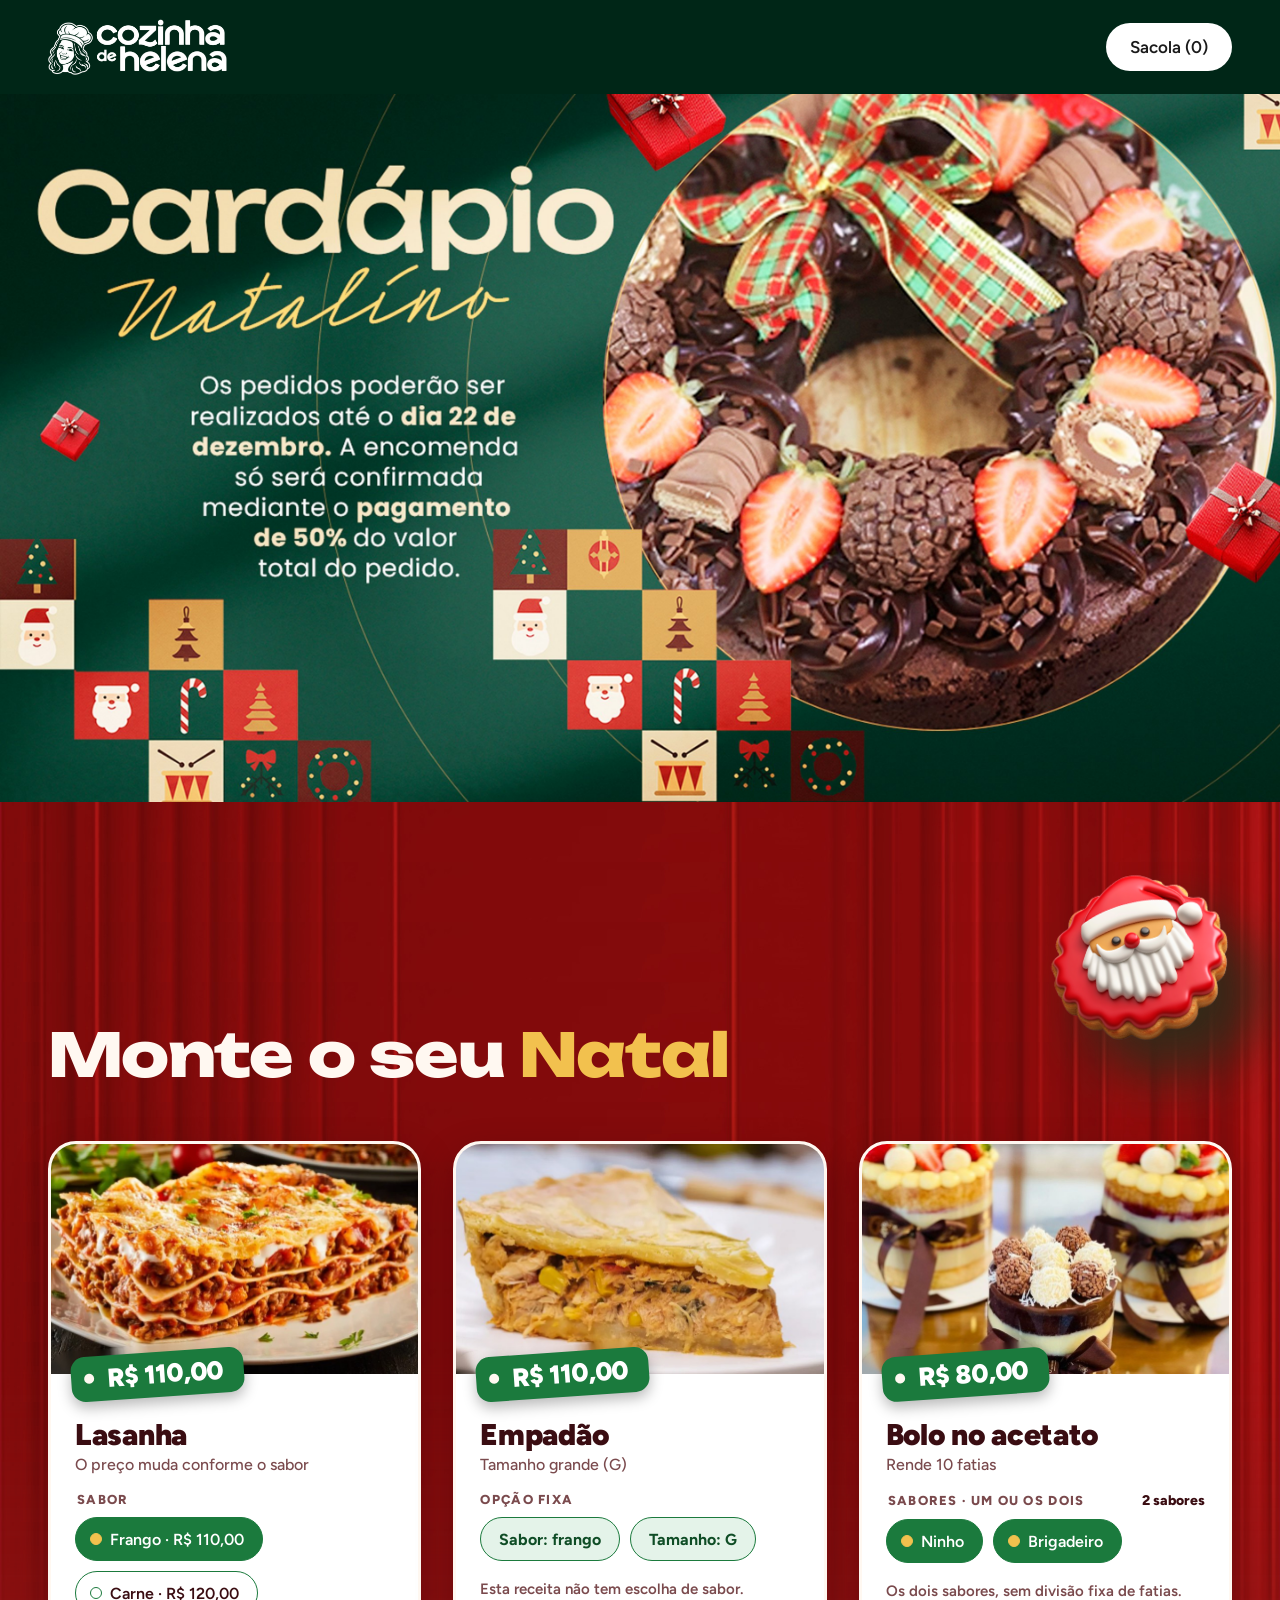
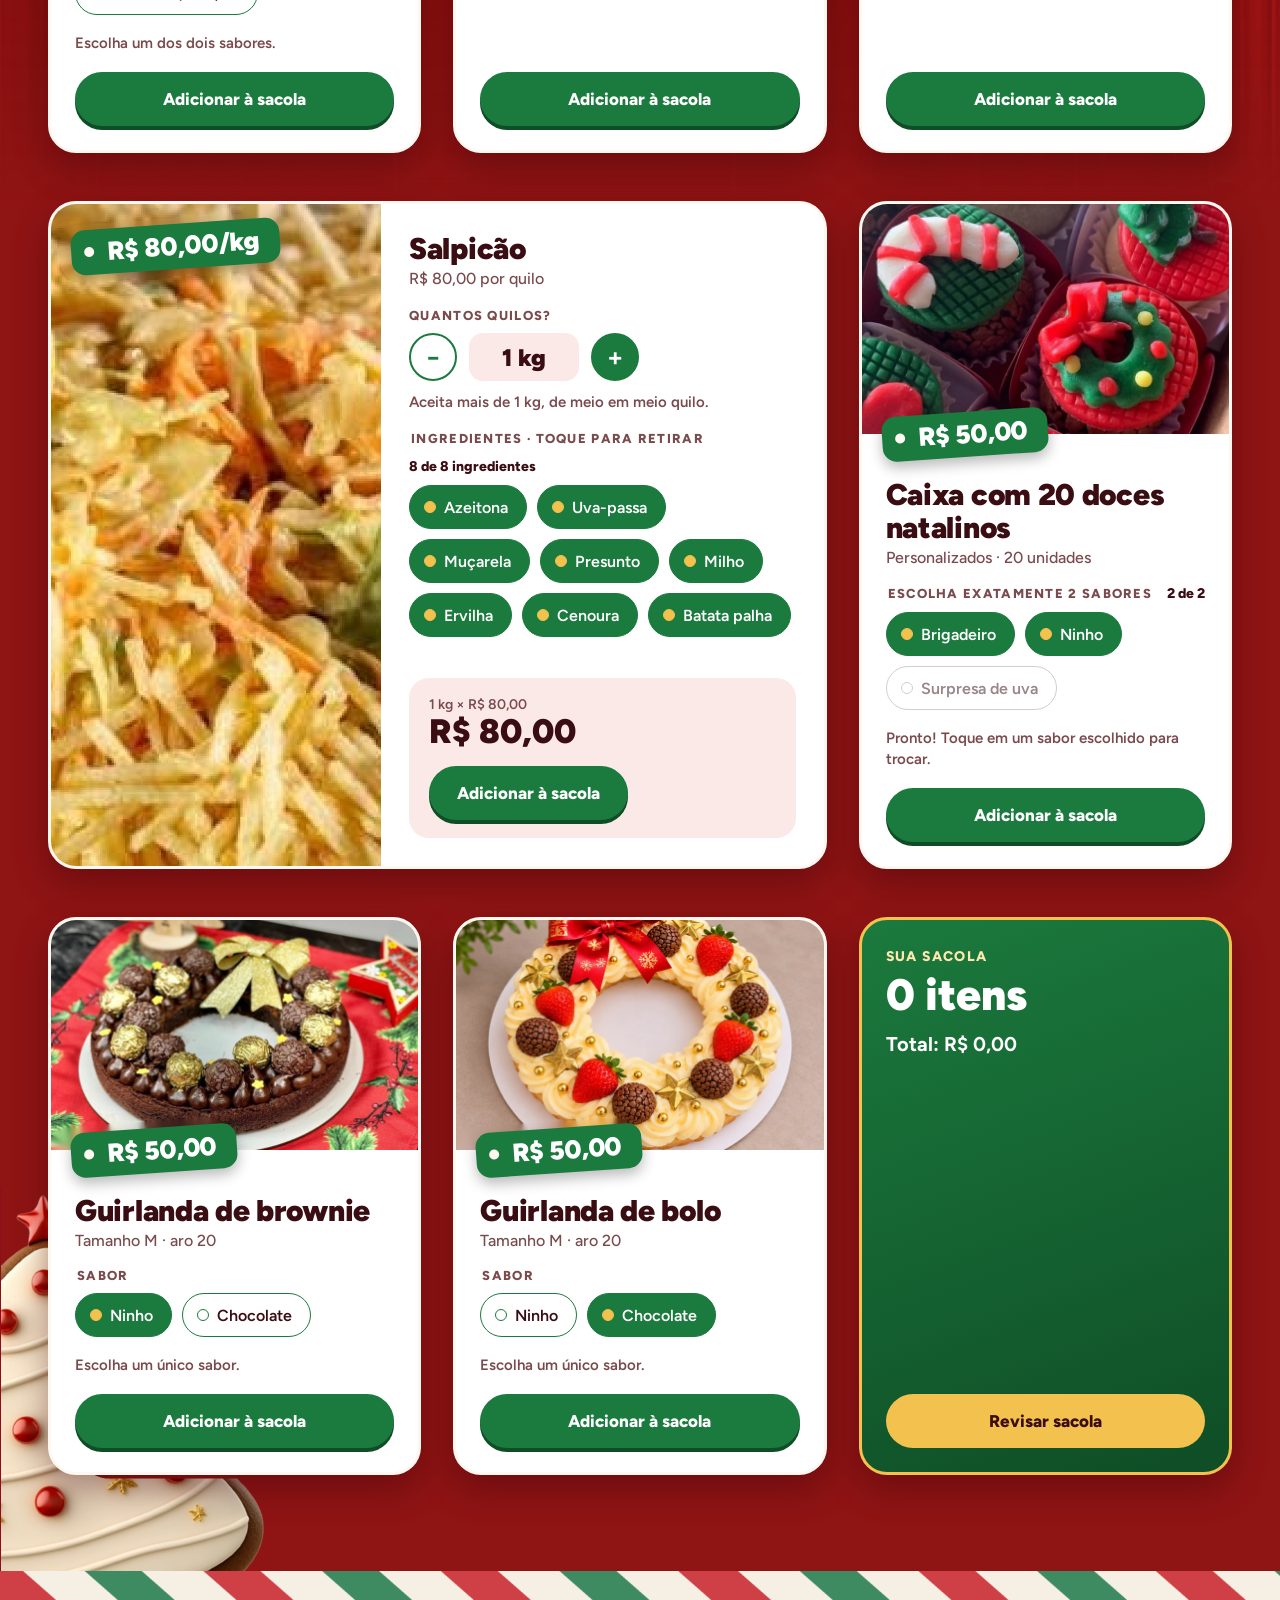
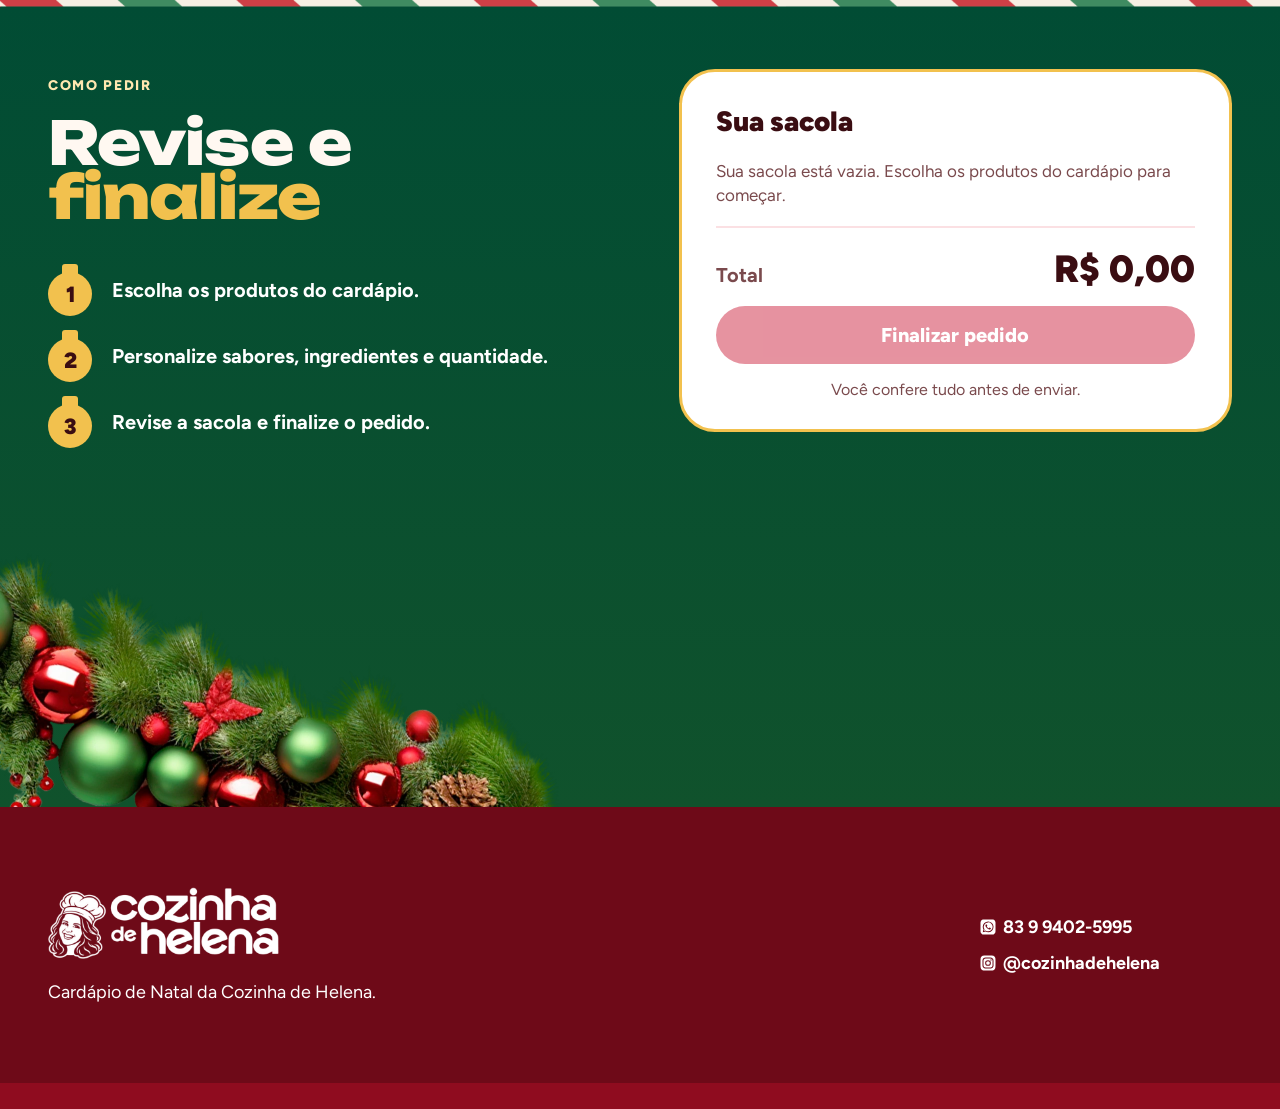
<file: index.html>
<!doctype html>
<html lang="pt-BR">
<head>
<meta charset="utf-8">
<meta name="viewport" content="width=device-width, initial-scale=1">
<title>Cardápio de Natal – Cozinha de Helena</title>
<meta name="description" content="Cardápio de Natal da Cozinha de Helena. Escolha os sabores, monte a sacola e envie o pedido pelo WhatsApp.">
<meta name="theme-color" content="#002617">
<meta property="og:title" content="Cardápio de Natal – Cozinha de Helena">
<meta property="og:description" content="Lasanha, empadão, salpicão, bolo, doces e guirlandas. Monte o seu pedido e envie pelo WhatsApp.">
<meta property="og:image" content="img/hero.jpg">
<link rel="icon" type="image/png" href="favicon.png">
<link rel="preload" href="fonts/unbounded-latin-800-normal.woff2" as="font" type="font/woff2" crossorigin>
<link rel="stylesheet" href="style.css?v=2">
</head>
<body>

<header class="topo">
  <a href="#topo" class="topo__logo" aria-label="Cozinha de Helena, voltar ao início">
    <img src="img/logo.png" alt="Cozinha de Helena" width="179" height="56">
  </a>
  <a href="#sacola" class="topo__sacola" id="btn-sacola-topo">Sacola (<span data-contagem>0</span>)</a>
</header>

<main id="topo">

  <section class="hero" aria-labelledby="titulo-hero">
    <h1 id="titulo-hero" class="sr-only">Cardápio Natalino – Cozinha de Helena</h1>
    <img src="img/hero.jpg" width="1440" height="797"
         alt="Cardápio Natalino">
    <p class="hero__nota">Os pedidos poderão ser realizados até o <b>dia 22 de dezembro</b>. A encomenda só será confirmada mediante o <b>pagamento de 50%</b> do valor total do pedido.</p>
  </section>

  <section class="menu" id="cardapio" aria-labelledby="titulo-menu">
    <div class="menu__cortina" aria-hidden="true"></div>
    <div class="menu__interno">
      <img class="menu__papainoel" src="img/papai-noel.png" alt="" width="318" height="376">
      <img class="menu__arvore" src="img/biscoito-arvore.png" alt="" width="300" height="383">
      <h2 id="titulo-menu">Monte o seu <span>Natal</span></h2>
      <div class="grade" id="grade-produtos"></div>
    </div>
    <div class="menu__listra" aria-hidden="true"></div>
  </section>

  <section class="pedir" id="sacola" aria-labelledby="titulo-pedir">
    <div class="pedir__interno">
      <div class="pedir__texto">
        <span class="kicker">Como pedir</span>
        <h2 id="titulo-pedir">Revise e <span>finalize</span></h2>
        <ol class="passos">
          <li><span class="bola" aria-hidden="true">1</span>Escolha os produtos do cardápio.</li>
          <li><span class="bola" aria-hidden="true">2</span>Personalize sabores, ingredientes e quantidade.</li>
          <li><span class="bola" aria-hidden="true">3</span>Revise a sacola e finalize o pedido.</li>
        </ol>
      </div>
      <div class="sacola" aria-labelledby="titulo-sacola">
        <h3 id="titulo-sacola">Sua sacola</h3>
        <ul class="sacola__lista" id="lista-sacola"></ul>
        <p class="sacola__vazia" id="sacola-vazia">Sua sacola está vazia. Escolha os produtos do cardápio para começar.</p>
        <div class="sacola__total">
          <span>Total</span>
          <strong id="total-sacola">R$ 0,00</strong>
        </div>
        <button type="button" class="btn-finalizar" id="btn-finalizar">Finalizar pedido</button>
        <p class="sacola__aviso">Você confere tudo antes de enviar.</p>
      </div>
    </div>
    <img class="pedir__guirlanda" src="img/guirlanda.webp" alt="" width="629" height="295">
  </section>

</main>

<footer class="rodape">
  <div class="rodape__interno">
    <div class="rodape__marca">
      <img src="img/logo.png" alt="Cozinha de Helena" width="230" height="72">
      <p>Cardápio de Natal da Cozinha de Helena.</p>
    </div>
    <div class="rodape__contatos">
      <a href="https://wa.me/5583994025995" target="_blank" rel="noopener"><img src="img/whatsapp.svg" alt="" width="18" height="18">83 9 9402-5995</a>
      <a href="https://www.instagram.com/cozinhadehelena/" target="_blank" rel="noopener"><img src="img/instagram.svg" alt="" width="18" height="18">@cozinhadehelena</a>
    </div>
  </div>
  <div class="rodape__faixa" aria-hidden="true"></div>
</footer>

<dialog id="dialogo-pedido" aria-labelledby="titulo-dialogo">
  <form method="dialog" id="form-pedido" novalidate>
    <h2 id="titulo-dialogo">Finalizar pedido</h2>
    <p class="dialogo__intro">Informe seus dados e confira o pedido. Ele será enviado para o WhatsApp da Cozinha de Helena.</p>

    <div class="campo">
      <label for="cliente-nome">Seu nome</label>
      <input id="cliente-nome" name="nome" type="text" autocomplete="name" placeholder="Nome e sobrenome" required>
      <span class="campo__erro" id="erro-nome" role="alert"></span>
    </div>
    <div class="campo">
      <label for="cliente-telefone">Seu telefone (com DDD)</label>
      <input id="cliente-telefone" name="telefone" type="tel" inputmode="tel" autocomplete="tel" placeholder="(83) 99999-9999" required>
      <span class="campo__erro" id="erro-telefone" role="alert"></span>
    </div>

    <div class="resumo">
      <h3>Resumo do pedido <span id="resumo-qtd"></span></h3>
      <ul id="resumo-lista"></ul>
      <div class="resumo__total"><span>Total</span><strong id="resumo-total"></strong></div>
    </div>

    <p class="dialogo__nota">Os pedidos podem ser feitos até o dia 22 de dezembro. A encomenda só é confirmada mediante o pagamento de 50% do valor total do pedido.</p>

    <div class="dialogo__acoes">
      <button type="button" class="btn-voltar" id="btn-voltar">Voltar</button>
      <button type="submit" class="btn-enviar" id="btn-enviar">Enviar pedido pelo WhatsApp</button>
    </div>
  </form>
</dialog>

<div class="aviso" id="aviso" role="status" aria-live="polite"></div>

<script src="app.js?v=2"></script>
</body>
</html>
</file>
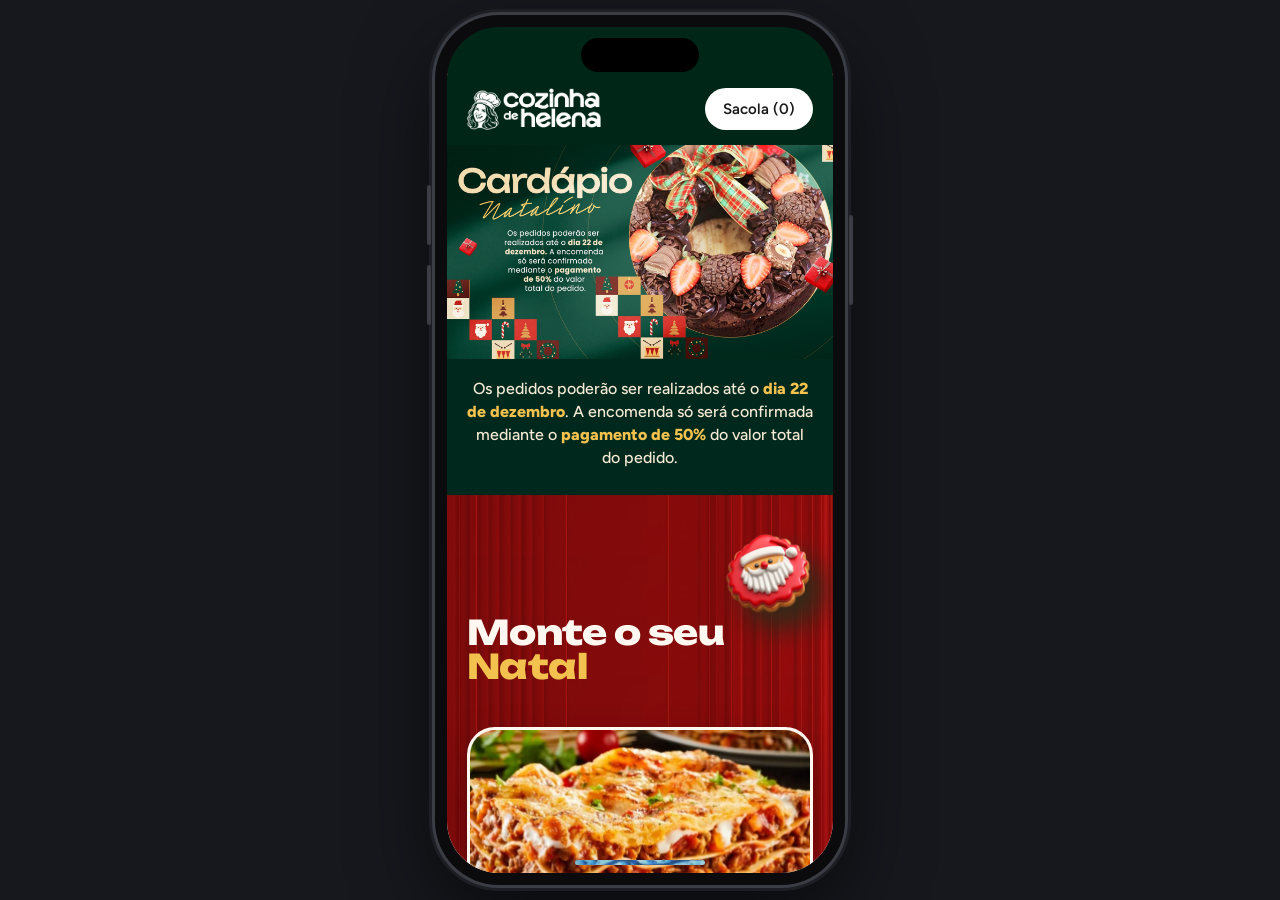
<file: celular.html>
<!DOCTYPE html>
<html lang="pt-BR">
<head>
<meta charset="utf-8">
<title>Cardápio de Natal – Cozinha de Helena (visão no celular)</title>
<meta name="viewport" content="width=device-width,initial-scale=1">
<style>
  html,body{margin:0;height:100%;background:#16181d;overflow:hidden}
  body{display:flex;align-items:center;justify-content:center}
  .escala{width:440px;height:900px;transform-origin:center center;flex:none}
  .celular{position:relative;width:410px;height:870px;margin:15px 15px;border-radius:64px;background:#0b0b0d;
    padding:12px;box-sizing:border-box;box-shadow:0 0 0 3px #3a3d44,0 0 0 6px #1d1f24,0 30px 80px rgba(0,0,0,.6)}
  .celular::before,.celular::after{content:"";position:absolute;width:4px;background:#3a3d44;border-radius:2px}
  .celular::before{left:-8px;top:170px;height:60px;box-shadow:0 80px 0 #3a3d44}
  .celular::after{right:-8px;top:200px;height:90px}
  .tela{position:relative;width:100%;height:100%;border-radius:52px;overflow:hidden;background:#fff}
  .tela{background:#002617}
  .ilha{position:absolute;z-index:3;top:11px;left:50%;transform:translateX(-50%);width:118px;height:34px;border-radius:20px;background:#000}
  iframe{position:absolute;left:0;right:0;bottom:0;top:46px;width:100%;height:calc(100% - 46px);border:0;background:#fff}
  .barra{position:absolute;z-index:3;bottom:8px;left:50%;transform:translateX(-50%);width:130px;height:5px;border-radius:3px;background:rgba(255,255,255,.85);mix-blend-mode:difference}
</style>
</head>
<body>
<div class="escala" id="escala">
  <div class="celular">
    <div class="tela">
      <div class="ilha"></div>
      <iframe src="https://analaurataveira.github.io/cardapio-natal-cozinha-helena/" title="Cardápio de Natal"></iframe>
      <div class="barra"></div>
    </div>
  </div>
</div>
<script>
  function ajustar(){
    var e=document.getElementById('escala');
    var s=Math.min(window.innerHeight/900, window.innerWidth/440);
    e.style.transform='scale('+s+')';
  }
  addEventListener('resize',ajustar); ajustar();
</script>
</body>
</html>
</file>
<file: style.css>
@font-face{font-family:'Figtree';font-style:normal;font-weight:400;font-display:swap;src:url(fonts/figtree-latin-400-normal.woff2) format('woff2')}
@font-face{font-family:'Figtree';font-style:normal;font-weight:500;font-display:swap;src:url(fonts/figtree-latin-500-normal.woff2) format('woff2')}
@font-face{font-family:'Figtree';font-style:normal;font-weight:600;font-display:swap;src:url(fonts/figtree-latin-600-normal.woff2) format('woff2')}
@font-face{font-family:'Figtree';font-style:normal;font-weight:700;font-display:swap;src:url(fonts/figtree-latin-700-normal.woff2) format('woff2')}
@font-face{font-family:'Figtree';font-style:normal;font-weight:800;font-display:swap;src:url(fonts/figtree-latin-800-normal.woff2) format('woff2')}
@font-face{font-family:'Figtree';font-style:normal;font-weight:900;font-display:swap;src:url(fonts/figtree-latin-900-normal.woff2) format('woff2')}
@font-face{font-family:'Unbounded';font-style:normal;font-weight:800;font-display:swap;src:url(fonts/unbounded-latin-800-normal.woff2) format('woff2')}
:root{
  --vinho:#3A0D12;
  --vinho-claro:#7A4A4D;
  --verde:#1B7A3D;
  --verde-escuro:#0F4D26;
  --dourado:#F2C14E;
  --creme:#FFF8F1;
  --rosa:#FBE9E7;
  --vermelho:#C8102E;
  --fonte:'Figtree',system-ui,-apple-system,'Segoe UI',sans-serif;
  --fonte-titulo:'Unbounded','Figtree',system-ui,-apple-system,'Segoe UI',sans-serif;
}
*{box-sizing:border-box}
html{scroll-behavior:smooth;-webkit-text-size-adjust:100%}
body{margin:0;font-family:var(--fonte);background:#8F1414;color:var(--vinho);overflow-x:hidden}
img{max-width:100%}
button{font-family:inherit;cursor:pointer}
a:focus-visible,button:focus-visible,input:focus-visible{outline:3px solid var(--dourado);outline-offset:3px;box-shadow:0 0 0 2px var(--vinho)}
.sr-only{position:absolute;width:1px;height:1px;margin:-1px;padding:0;overflow:hidden;clip:rect(0 0 0 0);border:0;white-space:nowrap}

/* topo */
.topo{background:#002617;height:94px;display:flex;align-items:center;justify-content:space-between;padding:0 79px 0 95px;position:sticky;top:0;z-index:20}
.topo__logo{display:block;line-height:0}
.topo__logo img{height:56px;width:auto;display:block}
.topo__sacola{display:inline-flex;align-items:center;min-height:48px;padding:0 24px;border-radius:999px;background:#fff;color:#1a1a1a;font-weight:600;font-size:17px;text-decoration:none}
.topo__sacola.pulou{animation:pulo .5s}
@keyframes pulo{40%{transform:scale(1.1)}}

/* hero */
.hero{background:#00281c;line-height:0}
.hero img{width:100%;height:auto;display:block}
.hero__nota{display:none;margin:0;padding:18px 20px 26px;background:#00281c;color:#F6EBD6;font-size:16px;line-height:1.45;text-align:center;font-weight:500}
.hero__nota b{color:var(--dourado);font-weight:800}

/* cardápio */
.menu{position:relative;background:#8F1414;overflow:hidden}
.menu__cortina{position:absolute;inset:0 0 auto 0;height:1000px;background:url(img/cortina.jpg) repeat-y center top/100% 60px;
  -webkit-mask-image:linear-gradient(180deg,#000 0,#000 55%,transparent 100%);mask-image:linear-gradient(180deg,#000 0,#000 55%,transparent 100%)}
.menu__interno{position:relative;max-width:1440px;margin:0 auto;padding:223px 80px 96px}
.menu__papainoel{position:absolute;right:-2px;top:-10px;width:318px;height:auto;pointer-events:none}
.menu__arvore{position:absolute;left:0;bottom:0;width:300px;height:auto;pointer-events:none}
.menu h2,.pedir h2{margin:0;font-family:var(--fonte-titulo);font-weight:800;letter-spacing:-.015em;line-height:1}
.menu h2{font-size:72px;color:var(--creme);margin-bottom:56px;position:relative}
.menu h2 span,.pedir h2 span{color:var(--dourado)}
.menu__listra{height:36px;background:url(img/listra.png) repeat-x left top/auto 36px;position:relative}

.grade{position:relative;display:grid;grid-template-columns:repeat(3,minmax(0,1fr));gap:48px 32px;align-items:stretch}
.card{background:#fff;border:3px solid var(--creme);border-radius:28px;box-shadow:0 14px 34px rgba(60,0,10,.4);display:flex;flex-direction:column;min-width:0;position:relative}
.card--larga{grid-column:span 2}
.card__foto{position:relative;flex:none}
.card__foto img{display:block;width:100%;height:230px;object-fit:cover;border-radius:25px 25px 0 0}
.tag{position:absolute;left:20px;bottom:-22px;transform:rotate(-4deg);background:var(--verde);border-radius:14px;padding:8px 20px 8px 36px;box-shadow:0 6px 14px rgba(0,0,0,.28);font-weight:900;font-size:26px;line-height:1.1;color:#fff;white-space:nowrap}
.tag::before{content:"";position:absolute;left:13px;top:50%;width:10px;height:10px;margin-top:-5px;border-radius:50%;background:var(--creme)}
.card__corpo{padding:44px 24px 24px;display:flex;flex-direction:column;gap:18px;flex:1}
.card__titulo{margin:0;font-weight:900;font-size:30px;line-height:1.1;letter-spacing:-.01em}
.card__sub{margin:4px 0 0;font-size:16px;font-weight:500;color:var(--vinho-claro)}
.grupo{display:flex;flex-direction:column;gap:10px;border:0;margin:0;padding:0;min-width:0}
.grupo__cab{display:flex;justify-content:space-between;align-items:baseline;gap:12px;flex-wrap:wrap}
.grupo__rotulo{font-weight:800;font-size:13px;letter-spacing:.1em;text-transform:uppercase;color:var(--vinho-claro)}
.grupo__contagem{font-weight:800;font-size:14px;color:var(--vinho)}
.chips{display:flex;flex-wrap:wrap;gap:10px}
.chip{display:inline-flex;align-items:center;gap:8px;min-height:44px;padding:0 18px 0 14px;border-radius:999px;font-size:16px;font-weight:600;line-height:1.2;background:#fff;color:var(--vinho);border:1.5px solid var(--verde);text-align:left}
.chip i{width:12px;height:12px;border-radius:50%;flex:none;border:1.5px solid var(--verde);background:transparent}
.chip[aria-pressed="true"]{background:var(--verde);color:#fff}
.chip[aria-pressed="true"] i{background:var(--dourado);border-color:var(--dourado)}
.chip[disabled]{cursor:not-allowed;color:#9a8588;border-color:#c9d3cc}
.chip[disabled] i{border-color:#c9d3cc}
.chip--tirado{background:var(--rosa);color:var(--vinho-claro);border:1.5px dashed var(--vinho-claro);text-decoration:line-through}
.chip--tirado i{border-color:var(--vinho-claro)}
.chip--fixo{background:#E4F3E9;color:var(--verde-escuro);border:1.5px solid var(--verde);font-weight:700;padding:0 18px;cursor:default}
.dica{margin:0;font-size:15px;line-height:1.4;font-weight:600;color:var(--vinho-claro)}
.card__acao{margin-top:auto}
.btn-add{width:100%;min-height:54px;border:0;border-radius:999px;background:var(--verde);color:#fff;font-size:17px;font-weight:800;box-shadow:0 4px 0 var(--verde-escuro);transition:transform .08s,box-shadow .08s}
.btn-add:active{transform:translateY(3px);box-shadow:0 1px 0 var(--verde-escuro)}
.btn-add[disabled]{opacity:.45;cursor:not-allowed;box-shadow:none}

/* salpicão */
.card--salpicao{flex-direction:row;flex-wrap:wrap}
.card--salpicao .card__foto{flex:0 1 330px;min-width:260px;min-height:300px;display:flex}
.card--salpicao .card__foto img{height:100%;min-height:300px;border-radius:25px 0 0 25px}
.card--salpicao .tag{bottom:auto;top:20px}
.card--salpicao .card__corpo{flex:1 1 380px;min-width:0;padding:28px;gap:20px}
.qtd{display:flex;align-items:center;gap:12px;flex-wrap:wrap}
.qtd__btn{width:48px;height:48px;border-radius:50%;border:2px solid var(--verde);background:#fff;color:var(--verde);font-size:26px;font-weight:700;line-height:1;padding:0}
.qtd__btn--mais{background:var(--verde);color:#fff}
.qtd__btn[disabled]{opacity:.4;cursor:not-allowed}
.qtd__valor{min-width:110px;height:48px;border-radius:14px;background:var(--rosa);display:flex;align-items:center;justify-content:center;font-size:24px;font-weight:900}
.qtd__nota{font-size:15px;font-weight:600;color:var(--vinho-claro);flex:1 1 160px}
.calculo{margin-top:auto;background:var(--rosa);border-radius:20px;padding:18px 20px;display:flex;align-items:center;justify-content:space-between;gap:16px;flex-wrap:wrap}
.calculo small{display:block;font-size:14px;font-weight:600;color:var(--vinho-claro)}
.calculo strong{display:block;font-size:34px;line-height:1.1;font-weight:900}
.calculo .btn-add{width:auto;padding:0 28px}

/* card da sacola */
.card--resumo{background:linear-gradient(160deg,#1B7A3D 0%,#0F4D26 100%);border-color:var(--dourado);color:#fff;padding:28px 24px 24px;gap:6px}
.card--resumo .grupo__rotulo{color:#FFE8B0;font-size:14px;letter-spacing:.1em}
.card--resumo .resumo__n{font-size:44px;font-weight:900;line-height:1.1;margin:0}
.card--resumo .resumo__t{font-size:20px;font-weight:700;margin:6px 0 0}
.btn-revisar{display:flex;align-items:center;justify-content:center;margin-top:auto;min-height:54px;border-radius:999px;background:var(--dourado);color:var(--vinho);font-size:17px;font-weight:800;text-decoration:none}

/* como pedir */
.pedir{position:relative;background:linear-gradient(180deg,#014C34 0%,#10522C 100%);overflow:hidden}
.pedir__interno{position:relative;z-index:1;max-width:1440px;margin:0 auto;padding:62px 80px 0;display:flex;justify-content:space-between;align-items:flex-start;gap:48px;min-height:800px}
.pedir__texto{padding-top:8px;max-width:620px}
.kicker{display:block;font-weight:800;font-size:14px;letter-spacing:.12em;text-transform:uppercase;color:#FFE8B0;margin-bottom:22px}
.pedir h2{font-size:72px;line-height:.9;color:var(--creme);margin-bottom:40px}
.passos{list-style:none;margin:0;padding:0;display:flex;flex-direction:column;gap:14px}
.passos li{display:flex;align-items:center;gap:20px;color:#fff;font-weight:700;font-size:20px}
.bola{position:relative;width:44px;height:44px;border-radius:50%;background:var(--dourado);color:var(--vinho);font-weight:900;font-size:22px;display:flex;align-items:center;justify-content:center;flex:none;margin-top:8px}
.bola::before{content:"";position:absolute;top:-8px;left:50%;width:16px;height:10px;margin-left:-8px;background:var(--dourado);border-radius:3px 3px 0 0;box-shadow:0 0 0 0 #0000}
.pedir__guirlanda{position:absolute;left:0;bottom:0;width:629px;height:auto;pointer-events:none;z-index:0}
.sacola{flex:0 1 560px;width:560px;background:#fff;border:3px solid var(--dourado);border-radius:36px;padding:32px 34px 30px;margin-top:0}
.sacola h3{margin:0 0 22px;font-size:28px;font-weight:900}
.sacola__lista{list-style:none;margin:0;padding:0}
.sacola__lista li{display:grid;grid-template-columns:1fr auto;gap:2px 16px;padding:0 0 18px;margin-bottom:18px;border-bottom:2px solid #FBE0E3}
.sacola__nome{font-weight:800;font-size:19px;line-height:1.2}
.sacola__desc{grid-column:1;font-size:16px;color:var(--vinho-claro);margin-top:2px}
.sacola__preco{grid-row:1;grid-column:2;font-weight:800;font-size:20px;white-space:nowrap}
.sacola__rem{grid-column:1;justify-self:start;margin-top:10px;background:none;border:0;padding:0;color:var(--vermelho);font-weight:700;font-size:17px;text-decoration:underline;text-underline-offset:3px}
.sacola__ctrl{grid-column:2;grid-row:2/4;align-self:end;justify-self:end;display:flex;align-items:center;gap:8px}
.mini{width:34px;height:34px;border-radius:50%;border:2px solid var(--verde);background:#fff;color:var(--verde);font-size:20px;font-weight:700;line-height:1;padding:0}
.sacola__qtd{min-width:22px;text-align:center;font-weight:800}
.sacola__vazia{margin:0 0 22px;color:var(--vinho-claro);font-size:17px;line-height:1.4;padding-bottom:18px;border-bottom:2px solid #FBE0E3}
.sacola__vazia[hidden]{display:none}
.sacola__total{display:flex;justify-content:space-between;align-items:baseline;margin:4px 0 18px}
.sacola__total span{font-weight:700;font-size:20px;color:var(--vinho-claro)}
.sacola__total strong{font-size:38px;font-weight:900;line-height:1}
.btn-finalizar{width:100%;min-height:58px;border:0;border-radius:999px;background:var(--vermelho);color:#fff;font-size:20px;font-weight:800}
.btn-finalizar[disabled]{opacity:.45;cursor:not-allowed}
.sacola__aviso{margin:16px 0 0;text-align:center;font-size:16px;color:var(--vinho-claro)}

/* rodapé */
.rodape{background:#6E0A18;color:#fff}
.rodape__interno{max-width:1440px;margin:0 auto;padding:80px;display:flex;justify-content:space-between;align-items:center;gap:32px;flex-wrap:wrap;min-height:269px}
.rodape__marca img{display:block;height:72px;width:auto}
.rodape__marca p{margin:22px 0 0;font-size:18px}
.rodape__contatos{display:flex;flex-direction:column;gap:14px;margin-right:72px}
.rodape__contatos a{display:flex;align-items:center;gap:6px;color:#fff;text-decoration:none;font-weight:700;font-size:18px}
.rodape__faixa{height:26px;background:#8F0C1F}

/* diálogo */
dialog{border:3px solid var(--dourado);border-radius:28px;padding:0;max-width:560px;width:calc(100% - 32px);color:var(--vinho);box-shadow:0 30px 70px rgba(0,0,0,.5)}
dialog::backdrop{background:rgba(40,0,6,.7)}
dialog form{padding:30px 30px 26px;display:flex;flex-direction:column;gap:16px;max-height:calc(100vh - 40px);overflow:auto}
dialog h2{margin:0;font-size:30px;font-weight:900}
.dialogo__intro{margin:0;color:var(--vinho-claro);font-size:16px;line-height:1.4}
.campo{display:flex;flex-direction:column;gap:6px}
.campo label{font-weight:800;font-size:13px;letter-spacing:.08em;text-transform:uppercase;color:var(--vinho-claro)}
.campo input{min-height:52px;border-radius:14px;border:2px solid #E3B5B0;padding:0 16px;font:600 18px var(--fonte);color:var(--vinho);background:#fff}
.campo input[aria-invalid="true"]{border-color:var(--vermelho)}
.campo__erro{min-height:0;font-size:14px;font-weight:700;color:var(--vermelho)}
.resumo{background:var(--rosa);border-radius:18px;padding:16px 18px}
.resumo h3{margin:0 0 10px;font-size:17px;font-weight:900}
.resumo h3 span{font-weight:600;color:var(--vinho-claro)}
.resumo ul{list-style:none;margin:0;padding:0;display:flex;flex-direction:column;gap:8px;font-size:15px}
.resumo li{display:flex;justify-content:space-between;gap:12px}
.resumo li small{display:block;color:var(--vinho-claro);font-size:14px}
.resumo li b{white-space:nowrap}
.resumo__total{display:flex;justify-content:space-between;align-items:baseline;border-top:2px solid #F3CFCB;margin-top:12px;padding-top:10px}
.resumo__total strong{font-size:26px;font-weight:900}
.dialogo__nota{margin:0;font-size:14px;line-height:1.4;color:var(--vinho-claro)}
.dialogo__acoes{display:flex;gap:12px;flex-wrap:wrap}
.btn-voltar{min-height:54px;padding:0 24px;border-radius:999px;border:2px solid var(--verde);background:#fff;color:var(--verde);font-weight:800;font-size:17px}
.btn-enviar{flex:1 1 260px;min-height:54px;border:0;border-radius:999px;background:var(--verde);color:#fff;font-weight:800;font-size:17px;box-shadow:0 4px 0 var(--verde-escuro)}

.aviso{position:fixed;left:50%;bottom:24px;transform:translate(-50%,40px);background:var(--vinho);color:#fff;border:2px solid var(--dourado);padding:12px 22px;border-radius:999px;font-weight:700;font-size:16px;opacity:0;pointer-events:none;transition:.25s;z-index:40;max-width:calc(100% - 32px);text-align:center}
.aviso.mostra{opacity:1;transform:translate(-50%,0)}

/* telas menores */
@media (max-width:1280px){
  .menu__interno,.pedir__interno,.rodape__interno{padding-left:48px;padding-right:48px}
  .menu h2{font-size:60px}
  .pedir h2{font-size:60px}
  .topo{padding:0 48px}
}
@media (max-width:1000px){
  .grade{grid-template-columns:repeat(2,minmax(0,1fr))}
  .menu__arvore{display:none}
  .pedir__interno{flex-direction:column;min-height:0;padding-bottom:300px}
  .sacola{width:100%;flex-basis:auto}
  .pedir__guirlanda{width:460px}
  .menu__interno{padding-top:150px}
  .menu__papainoel{width:220px}
}
@media (max-width:640px){
  .hero{line-height:normal}
  .hero__nota{display:block}
  .topo{height:72px;padding:0 20px}
  .topo__logo img{height:42px}
  .topo__sacola{min-height:42px;padding:0 18px;font-size:15px}
  .menu__interno,.pedir__interno,.rodape__interno{padding-left:20px;padding-right:20px}
  .menu__interno{padding-top:120px;padding-bottom:64px}
  .menu h2{font-size:34px;margin-bottom:44px}
  .menu__papainoel{width:150px;top:0}
  .grade{grid-template-columns:minmax(0,1fr);gap:44px 0}
  .card--larga{grid-column:auto}
  .card--salpicao .card__foto{flex-basis:100%;min-height:220px}
  .card--salpicao .card__foto img{border-radius:25px 25px 0 0;min-height:220px;height:220px}
  .card--salpicao .tag{top:auto;bottom:-22px}
  .card--salpicao .card__corpo{padding:44px 20px 20px}
  .pedir h2{font-size:38px}
  .passos li{font-size:18px}
  .pedir__interno{padding-top:44px;padding-bottom:230px}
  .pedir__guirlanda{width:340px}
  .sacola{padding:24px 20px}
  .rodape__interno{padding-top:48px;padding-bottom:48px}
  .rodape__contatos{margin-right:0}
  .calculo strong{font-size:28px}
}
@media (prefers-reduced-motion:reduce){html{scroll-behavior:auto}*{animation:none!important;transition:none!important}}
</file>
